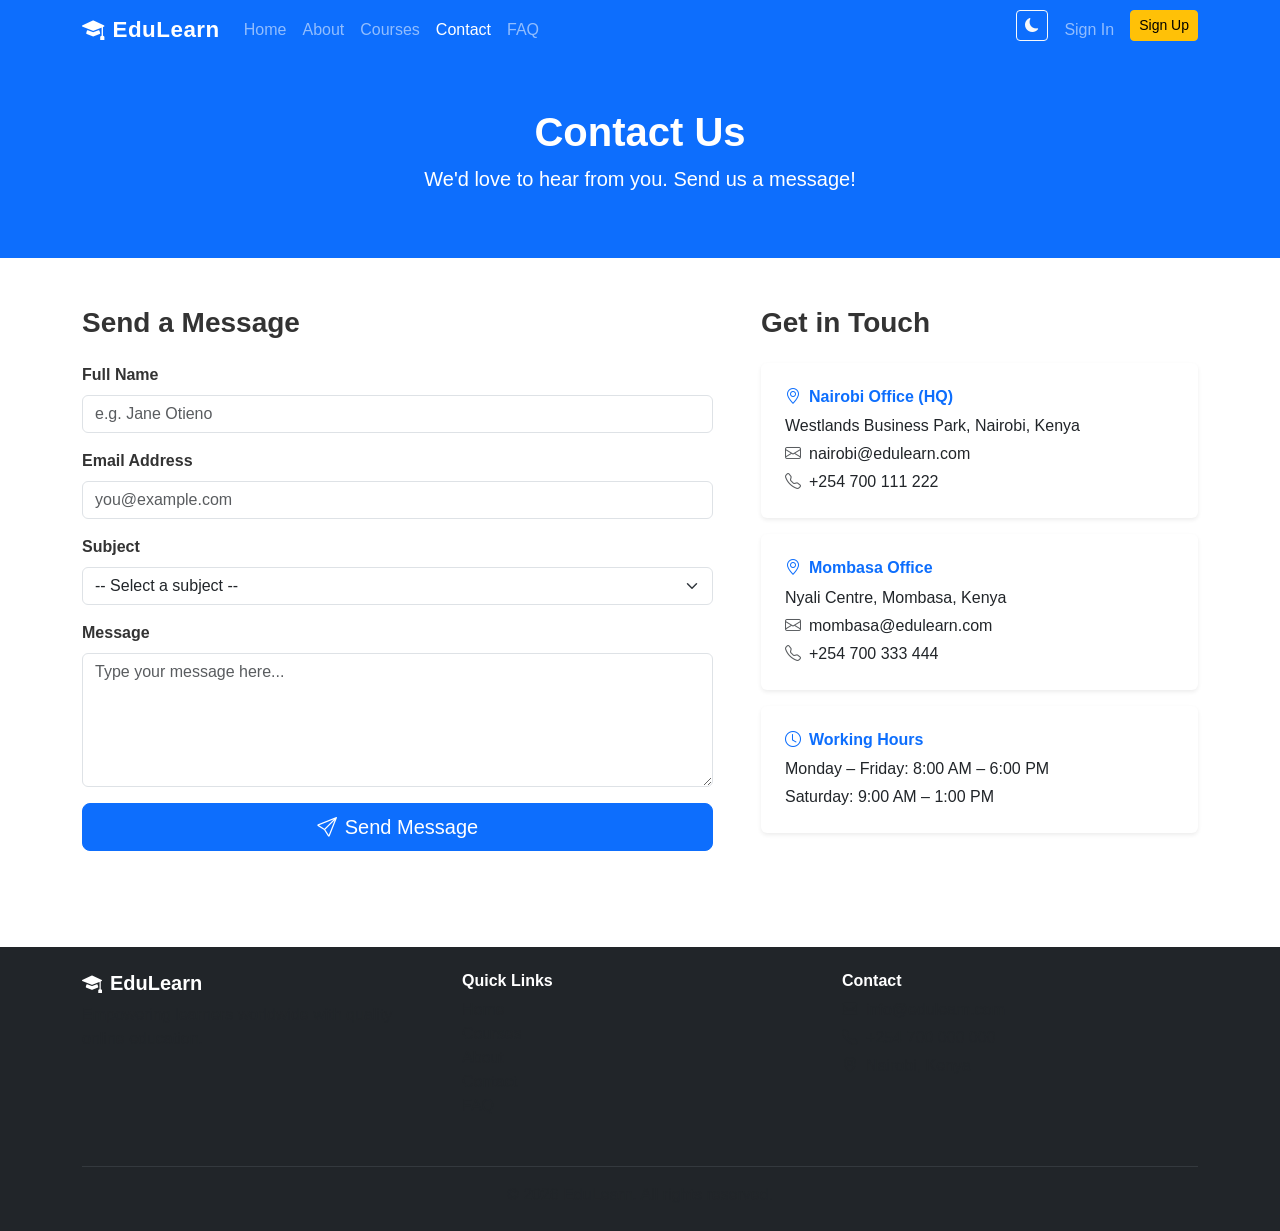
<file: contact.html>
<!DOCTYPE html>
<html lang="en">
<head>
  <meta charset="UTF-8">
  <title>EduLearn - Contact</title>
  <meta name="description" content="Get in touch with EduLearn. Find our office locations in Nairobi and Mombasa, or send us a message directly.">
  <link href="https://cdn.jsdelivr.net/npm/bootstrap@5.3.3/dist/css/bootstrap.min.css" rel="stylesheet">
  <link href="https://cdn.jsdelivr.net/npm/bootstrap-icons@1.11.3/font/bootstrap-icons.min.css" rel="stylesheet">
  <link rel="stylesheet" href="css/style.css">
  <link rel="icon" href="data:image/svg+xml,<svg xmlns=%22http://www.w3.org/2000/svg%22 viewBox=%220 0 100 100%22><text y=%22.9em%22 font-size=%2290%22>🎓</text></svg>">
</head>
<body>

  <nav class="navbar navbar-expand-lg navbar-dark bg-primary sticky-top">
    <div class="container">
      <a class="navbar-brand fw-bold" href="index.html"><i class="bi bi-mortarboard-fill me-2"></i>EduLearn</a>
      <button class="navbar-toggler" type="button" data-bs-toggle="collapse" data-bs-target="#navbarNav">
        <span class="navbar-toggler-icon"></span>
      </button>
      <div class="collapse navbar-collapse" id="navbarNav">
        <ul class="navbar-nav me-auto">
          <li class="nav-item"><a class="nav-link" href="index.html">Home</a></li>
          <li class="nav-item"><a class="nav-link" href="about.html">About</a></li>
          <li class="nav-item"><a class="nav-link" href="courses.html">Courses</a></li>
          <li class="nav-item"><a class="nav-link active" href="contact.html">Contact</a></li>
          <li class="nav-item"><a class="nav-link" href="faq.html">FAQ</a></li>
        </ul>
        <ul class="navbar-nav">
          <li class="nav-item">
            <button class="btn btn-outline-light btn-sm me-2" id="darkToggle" title="Toggle dark mode" aria-label="Toggle dark mode">
              <i class="bi bi-moon-fill" aria-hidden="true"></i>
            </button>
          </li>
          <li class="nav-item"><a class="nav-link" href="signin.html">Sign In</a></li>
          <li class="nav-item"><a class="btn btn-warning btn-sm ms-2" href="signup.html">Sign Up</a></li>
        </ul>
      </div>
    </div>
  </nav>

  <section class="bg-primary text-white text-center py-5">
    <div class="container">
      <h1 class="fw-bold">Contact Us</h1>
      <p class="lead">We'd love to hear from you. Send us a message!</p>
    </div>
  </section>

  <section class="py-5">
    <div class="container">
      <div class="row g-5">
        <!-- CONTACT FORM -->
        <div class="col-lg-7">
          <h3 class="fw-bold mb-4">Send a Message</h3>
          <form id="contactForm" novalidate>
            <div class="mb-3">
              <label for="fullName" class="form-label fw-semibold">Full Name</label>
              <input type="text" class="form-control" id="fullName" placeholder="e.g. Jane Otieno">
              <p class="error-msg" id="nameError">Please enter your full name (at least 3 characters).</p>
            </div>
            <div class="mb-3">
              <label for="email" class="form-label fw-semibold">Email Address</label>
              <input type="email" class="form-control" id="email" placeholder="you@example.com">
              <p class="error-msg" id="emailError">Please enter a valid email address.</p>
            </div>
            <div class="mb-3">
              <label for="subject" class="form-label fw-semibold">Subject</label>
              <select class="form-select" id="subject">
                <option value="">-- Select a subject --</option>
                <option>General Inquiry</option>
                <option>Course Support</option>
                <option>Technical Issue</option>
                <option>Partnership</option>
                <option>Feedback</option>
              </select>
              <p class="error-msg" id="subjectError">Please select a subject.</p>
            </div>
            <div class="mb-3">
              <label for="message" class="form-label fw-semibold">Message</label>
              <textarea class="form-control" id="message" rows="5" placeholder="Type your message here..."></textarea>
              <p class="error-msg" id="messageError">Message must be at least 20 characters.</p>
            </div>
            <button type="submit" class="btn btn-primary btn-lg w-100" aria-label="Send message">
              <i class="bi bi-send me-2" aria-hidden="true"></i>Send Message
            </button>
            <div id="successAlert" class="alert alert-success mt-3 d-none">
              <i class="bi bi-check-circle me-2"></i>Thank you! Your message has been sent successfully.
            </div>
          </form>
        </div>

        <!-- CONTACT INFO -->
        <div class="col-lg-5">
          <h3 class="fw-bold mb-4">Get in Touch</h3>
          <div class="card border-0 shadow-sm p-4 mb-3">
            <h6 class="fw-bold text-primary"><i class="bi bi-geo-alt me-2"></i>Nairobi Office (HQ)</h6>
            <p class="mb-1">Westlands Business Park, Nairobi, Kenya</p>
            <p class="mb-1"><i class="bi bi-envelope me-2 text-muted"></i>nairobi@edulearn.com</p>
            <p class="mb-0"><i class="bi bi-telephone me-2 text-muted"></i>+254 700 111 222</p>
          </div>
          <div class="card border-0 shadow-sm p-4 mb-3">
            <h6 class="fw-bold text-primary"><i class="bi bi-geo-alt me-2"></i>Mombasa Office</h6>
            <p class="mb-1">Nyali Centre, Mombasa, Kenya</p>
            <p class="mb-1"><i class="bi bi-envelope me-2 text-muted"></i>mombasa@edulearn.com</p>
            <p class="mb-0"><i class="bi bi-telephone me-2 text-muted"></i>+254 700 333 444</p>
          </div>
          <div class="card border-0 shadow-sm p-4">
            <h6 class="fw-bold text-primary"><i class="bi bi-clock me-2"></i>Working Hours</h6>
            <p class="mb-1">Monday – Friday: 8:00 AM – 6:00 PM</p>
            <p class="mb-0">Saturday: 9:00 AM – 1:00 PM</p>
          </div>
        </div>
      </div>
    </div>
  </section>

  <footer class="bg-dark text-white py-4 mt-5">
    <div class="container">
      <div class="row">
        <div class="col-md-4 mb-3">
          <h5 class="fw-bold"><i class="bi bi-mortarboard-fill me-2"></i>EduLearn</h5>
          <p class="text-muted">Empowering learners worldwide with quality online education.</p>
        </div>
        <div class="col-md-4 mb-3">
          <h6 class="fw-bold">Quick Links</h6>
          <ul class="list-unstyled">
            <li><a href="index.html" class="text-muted text-decoration-none">Home</a></li>
            <li><a href="courses.html" class="text-muted text-decoration-none">Courses</a></li>
            <li><a href="about.html" class="text-muted text-decoration-none">About</a></li>
            <li><a href="contact.html" class="text-muted text-decoration-none">Contact</a></li>
            <li><a href="faq.html" class="text-muted text-decoration-none">FAQ</a></li>
          </ul>
        </div>
        <div class="col-md-4 mb-3">
          <h6 class="fw-bold">Contact</h6>
          <p class="text-muted mb-1"><i class="bi bi-envelope me-2"></i>info@edulearn.com</p>
          <p class="text-muted mb-1"><i class="bi bi-telephone me-2"></i>+254 700 000 000</p>
          <p class="text-muted"><i class="bi bi-geo-alt me-2"></i>Nairobi, Kenya</p>
        </div>
      </div>
      <hr class="border-secondary">
      <p class="text-center text-muted mb-0">&copy; 2026 EduLearn. All rights reserved.</p>
    </div>
  </footer>

  <script src="https://cdn.jsdelivr.net/npm/bootstrap@5.3.3/dist/js/bootstrap.bundle.min.js"></script>
  <script src="js/main.js"></script>
</body>
</html>
</file>
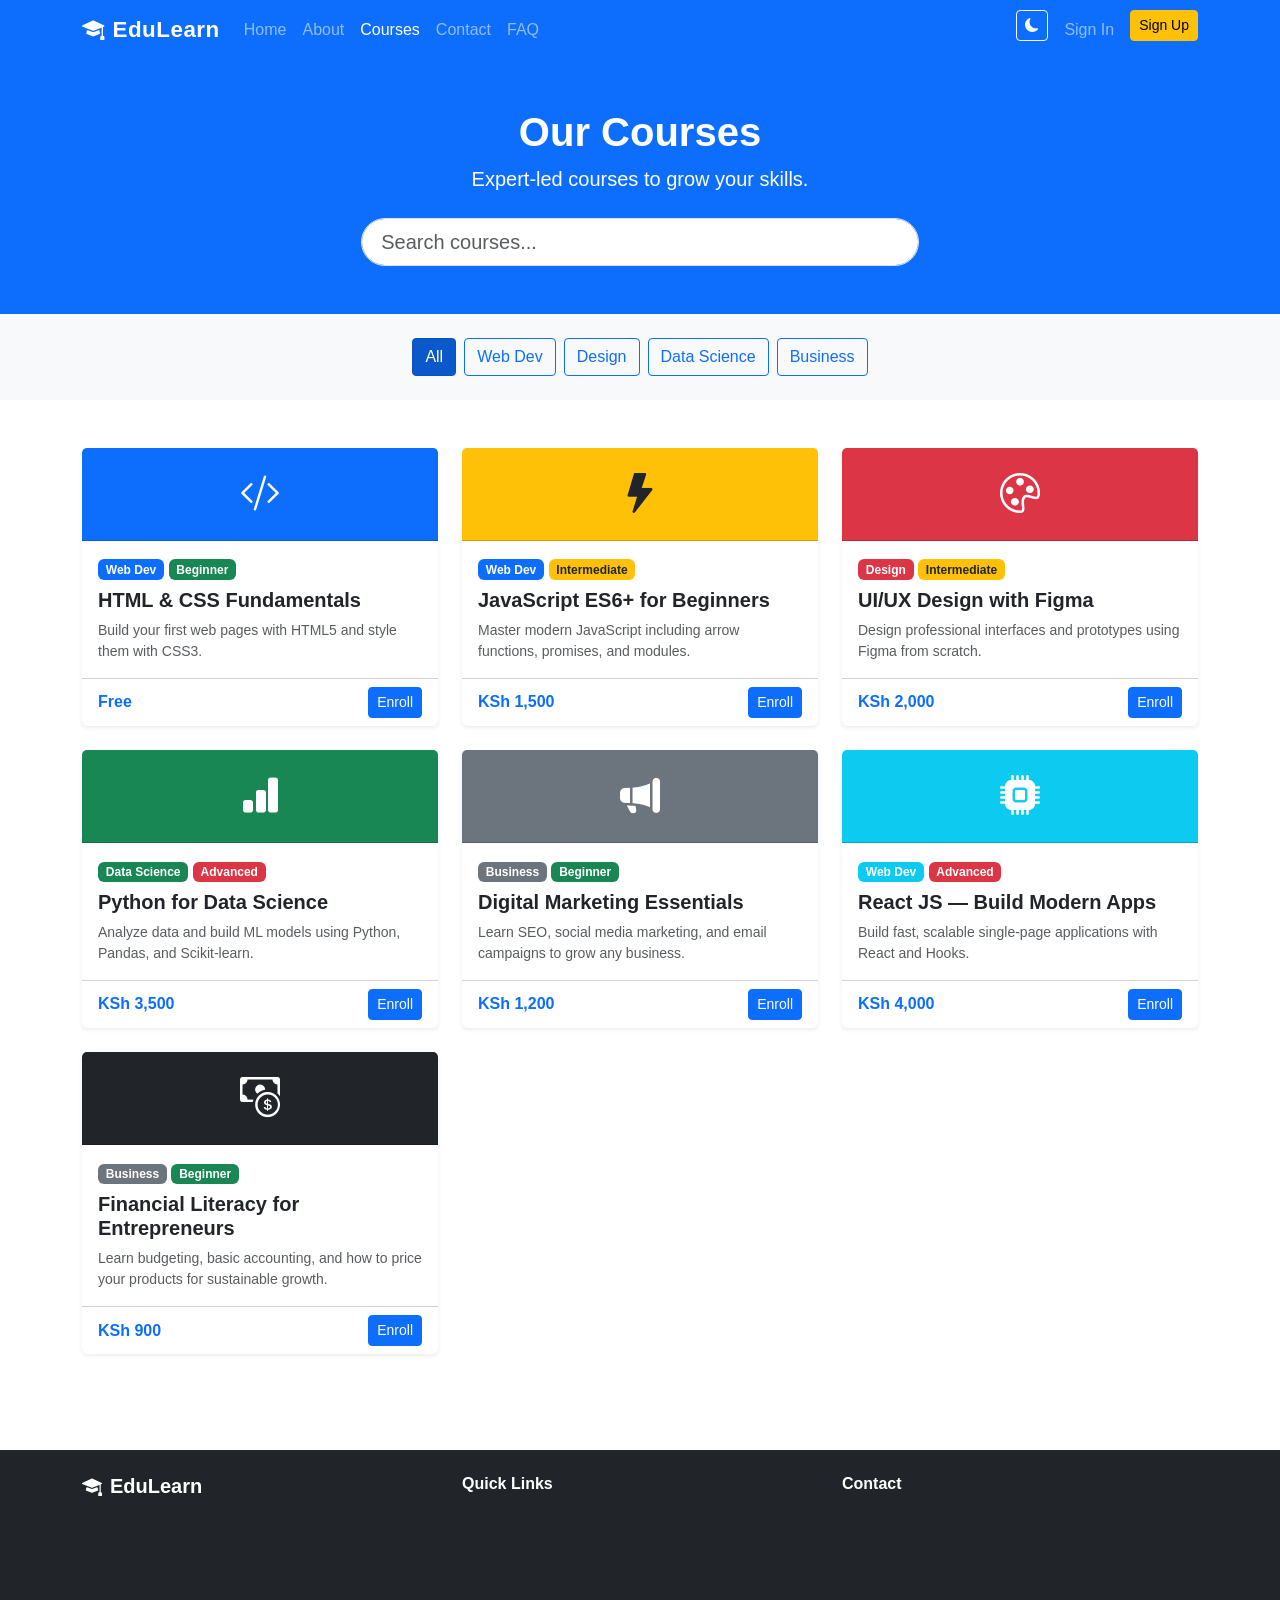
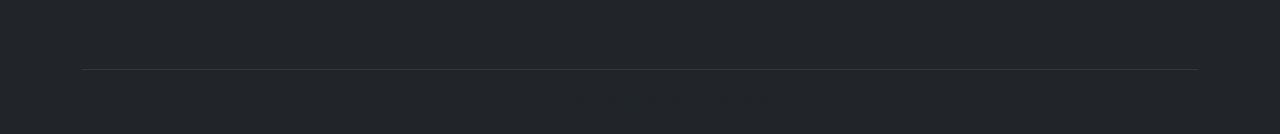
<file: courses.html>
<!DOCTYPE html>
<html lang="en">
<head>
  <meta charset="UTF-8">
  <title>EduLearn - Courses</title>
  <meta name="description" content="Browse EduLearn's full course catalog including web development, UI/UX design, data science, and business courses.">
  <link href="https://cdn.jsdelivr.net/npm/bootstrap@5.3.3/dist/css/bootstrap.min.css" rel="stylesheet">
  <link href="https://cdn.jsdelivr.net/npm/bootstrap-icons@1.11.3/font/bootstrap-icons.min.css" rel="stylesheet">
  <link rel="stylesheet" href="css/style.css">
  <link rel="icon" href="data:image/svg+xml,<svg xmlns=%22http://www.w3.org/2000/svg%22 viewBox=%220 0 100 100%22><text y=%22.9em%22 font-size=%2290%22>🎓</text></svg>">
</head>
<body>

  <nav class="navbar navbar-expand-lg navbar-dark bg-primary sticky-top">
    <div class="container">
      <a class="navbar-brand fw-bold" href="index.html"><i class="bi bi-mortarboard-fill me-2"></i>EduLearn</a>
      <button class="navbar-toggler" type="button" data-bs-toggle="collapse" data-bs-target="#navbarNav">
        <span class="navbar-toggler-icon"></span>
      </button>
      <div class="collapse navbar-collapse" id="navbarNav">
        <ul class="navbar-nav me-auto">
          <li class="nav-item"><a class="nav-link" href="index.html">Home</a></li>
          <li class="nav-item"><a class="nav-link" href="about.html">About</a></li>
          <li class="nav-item"><a class="nav-link active" href="courses.html">Courses</a></li>
          <li class="nav-item"><a class="nav-link" href="contact.html">Contact</a></li>
          <li class="nav-item"><a class="nav-link" href="faq.html">FAQ</a></li>
        </ul>
        <ul class="navbar-nav">
          <li class="nav-item">
            <button class="btn btn-outline-light btn-sm me-2" id="darkToggle" title="Toggle dark mode" aria-label="Toggle dark mode">
              <i class="bi bi-moon-fill" aria-hidden="true"></i>
            </button>
          </li>
          <li class="nav-item"><a class="nav-link" href="signin.html">Sign In</a></li>
          <li class="nav-item"><a class="btn btn-warning btn-sm ms-2" href="signup.html">Sign Up</a></li>
        </ul>
      </div>
    </div>
  </nav>

  <section class="bg-primary text-white text-center py-5">
    <div class="container">
      <h1 class="fw-bold">Our Courses</h1>
      <p class="lead mb-4">Expert-led courses to grow your skills.</p>
      <!-- SEARCH BAR (JS Feature #1) -->
      <div class="col-md-6 mx-auto">
        <input type="text" id="searchInput" class="form-control form-control-lg" placeholder="Search courses...">
      </div>
    </div>
  </section>

  <!-- FILTER BUTTONS -->
  <section class="py-4 bg-light">
    <div class="container text-center d-flex flex-wrap justify-content-center gap-2">
      <button class="btn btn-primary btn-sm btn-md-normal filter-btn active" data-filter="all">All</button>
      <button class="btn btn-outline-primary btn-sm btn-md-normal filter-btn" data-filter="web">Web Dev</button>
      <button class="btn btn-outline-primary btn-sm btn-md-normal filter-btn" data-filter="design">Design</button>
      <button class="btn btn-outline-primary btn-sm btn-md-normal filter-btn" data-filter="data">Data Science</button>
      <button class="btn btn-outline-primary btn-sm btn-md-normal filter-btn" data-filter="business">Business</button>
    </div>
  </section>

  <!-- COURSE GRID -->
  <section class="py-5">
    <div class="container">
      <div class="row g-4" id="courseGrid">

        <div id="noResults" class="col-12 text-center py-5 d-none">
          <i class="bi bi-search fs-1 text-muted"></i>
          <h5 class="text-muted mt-3">No courses match your search.</h5>
        </div>

        <div class="col-sm-6 col-lg-4 course-item" data-title="html & css fundamentals" data-category="web">
          <div class="card h-100 border-0 shadow-sm course-card">
            <div class="card-header bg-primary text-white text-center py-3">
              <i class="bi bi-code-slash fs-1"></i>
            </div>
            <div class="card-body">
              <span class="badge bg-primary mb-2">Web Dev</span>
              <span class="badge bg-success mb-2 badge-level">Beginner</span>
              <h5 class="card-title fw-bold">HTML & CSS Fundamentals</h5>
              <p class="card-text text-muted small">Build your first web pages with HTML5 and style them with CSS3.</p>
            </div>
            <div class="card-footer bg-transparent d-flex justify-content-between align-items-center">
              <span class="fw-bold text-primary">Free</span>
              <a href="course-detail.html" class="btn btn-sm btn-primary">Enroll</a>
            </div>
          </div>
        </div>

        <div class="col-sm-6 col-lg-4 course-item" data-title="javascript es6+ for beginners" data-category="web">
          <div class="card h-100 border-0 shadow-sm course-card">
            <div class="card-header bg-warning text-dark text-center py-3">
              <i class="bi bi-lightning-fill fs-1"></i>
            </div>
            <div class="card-body">
              <span class="badge bg-primary mb-2">Web Dev</span>
              <span class="badge bg-warning text-dark mb-2 badge-level">Intermediate</span>
              <h5 class="card-title fw-bold">JavaScript ES6+ for Beginners</h5>
              <p class="card-text text-muted small">Master modern JavaScript including arrow functions, promises, and modules.</p>
            </div>
            <div class="card-footer bg-transparent d-flex justify-content-between align-items-center">
              <span class="fw-bold text-primary">KSh 1,500</span>
              <a href="course-detail.html" class="btn btn-sm btn-primary">Enroll</a>
            </div>
          </div>
        </div>

        <div class="col-sm-6 col-lg-4 course-item" data-title="ui ux design with figma" data-category="design">
          <div class="card h-100 border-0 shadow-sm course-card">
            <div class="card-header bg-danger text-white text-center py-3">
              <i class="bi bi-palette fs-1"></i>
            </div>
            <div class="card-body">
              <span class="badge bg-danger mb-2">Design</span>
              <span class="badge bg-warning text-dark mb-2 badge-level">Intermediate</span>
              <h5 class="card-title fw-bold">UI/UX Design with Figma</h5>
              <p class="card-text text-muted small">Design professional interfaces and prototypes using Figma from scratch.</p>
            </div>
            <div class="card-footer bg-transparent d-flex justify-content-between align-items-center">
              <span class="fw-bold text-primary">KSh 2,000</span>
              <a href="course-detail.html" class="btn btn-sm btn-primary">Enroll</a>
            </div>
          </div>
        </div>

        <div class="col-sm-6 col-lg-4 course-item" data-title="python data science" data-category="data">
          <div class="card h-100 border-0 shadow-sm course-card">
            <div class="card-header bg-success text-white text-center py-3">
              <i class="bi bi-bar-chart-fill fs-1"></i>
            </div>
            <div class="card-body">
              <span class="badge bg-success mb-2">Data Science</span>
              <span class="badge bg-danger mb-2 badge-level">Advanced</span>
              <h5 class="card-title fw-bold">Python for Data Science</h5>
              <p class="card-text text-muted small">Analyze data and build ML models using Python, Pandas, and Scikit-learn.</p>
            </div>
            <div class="card-footer bg-transparent d-flex justify-content-between align-items-center">
              <span class="fw-bold text-primary">KSh 3,500</span>
              <a href="course-detail.html" class="btn btn-sm btn-primary">Enroll</a>
            </div>
          </div>
        </div>

        <div class="col-sm-6 col-lg-4 course-item" data-title="digital marketing business" data-category="business">
          <div class="card h-100 border-0 shadow-sm course-card">
            <div class="card-header bg-secondary text-white text-center py-3">
              <i class="bi bi-megaphone-fill fs-1"></i>
            </div>
            <div class="card-body">
              <span class="badge bg-secondary mb-2">Business</span>
              <span class="badge bg-success mb-2 badge-level">Beginner</span>
              <h5 class="card-title fw-bold">Digital Marketing Essentials</h5>
              <p class="card-text text-muted small">Learn SEO, social media marketing, and email campaigns to grow any business.</p>
            </div>
            <div class="card-footer bg-transparent d-flex justify-content-between align-items-center">
              <span class="fw-bold text-primary">KSh 1,200</span>
              <a href="course-detail.html" class="btn btn-sm btn-primary">Enroll</a>
            </div>
          </div>
        </div>

        <div class="col-sm-6 col-lg-4 course-item" data-title="react js web development" data-category="web">
          <div class="card h-100 border-0 shadow-sm course-card">
            <div class="card-header bg-info text-white text-center py-3">
              <i class="bi bi-cpu-fill fs-1"></i>
            </div>
            <div class="card-body">
              <span class="badge bg-info mb-2">Web Dev</span>
              <span class="badge bg-danger mb-2 badge-level">Advanced</span>
              <h5 class="card-title fw-bold">React JS — Build Modern Apps</h5>
              <p class="card-text text-muted small">Build fast, scalable single-page applications with React and Hooks.</p>
            </div>
            <div class="card-footer bg-transparent d-flex justify-content-between align-items-center">
              <span class="fw-bold text-primary">KSh 4,000</span>
              <a href="course-detail.html" class="btn btn-sm btn-primary">Enroll</a>
            </div>
          </div>
        </div>

                <div class="col-sm-6 col-lg-4 course-item" data-title="financial literacy for entrepreneurs" data-category="business">
          <div class="card h-100 border-0 shadow-sm course-card">
            <div class="card-header bg-dark text-white text-center py-3">
              <i class="bi bi-cash-coin fs-1"></i>
            </div>
            <div class="card-body">
              <span class="badge bg-secondary mb-2">Business</span>
              <span class="badge bg-success mb-2 badge-level">Beginner</span>
              <h5 class="card-title fw-bold">Financial Literacy for Entrepreneurs</h5>
              <p class="card-text text-muted small">Learn budgeting, basic accounting, and how to price your products for sustainable growth.</p>
            </div>
            <div class="card-footer bg-transparent d-flex justify-content-between align-items-center">
              <span class="fw-bold text-primary">KSh 900</span>
              <a href="course-detail.html" class="btn btn-sm btn-primary">Enroll</a>
            </div>
          </div>
        </div>

      </div>
    </div>
  </section>

  <footer class="bg-dark text-white py-4 mt-5">
    <div class="container">
      <div class="row">
        <div class="col-md-4 mb-3">
          <h5 class="fw-bold"><i class="bi bi-mortarboard-fill me-2"></i>EduLearn</h5>
          <p class="text-muted">Empowering learners worldwide with quality online education.</p>
        </div>
        <div class="col-md-4 mb-3">
          <h6 class="fw-bold">Quick Links</h6>
          <ul class="list-unstyled">
            <li><a href="index.html" class="text-muted text-decoration-none">Home</a></li>
            <li><a href="courses.html" class="text-muted text-decoration-none">Courses</a></li>
            <li><a href="about.html" class="text-muted text-decoration-none">About</a></li>
            <li><a href="contact.html" class="text-muted text-decoration-none">Contact</a></li>
            <li><a href="faq.html" class="text-muted text-decoration-none">FAQ</a></li>
          </ul>
        </div>
        <div class="col-md-4 mb-3">
          <h6 class="fw-bold">Contact</h6>
          <p class="text-muted mb-1"><i class="bi bi-envelope me-2"></i>info@edulearn.com</p>
          <p class="text-muted mb-1"><i class="bi bi-telephone me-2"></i>+254 700 000 000</p>
          <p class="text-muted"><i class="bi bi-geo-alt me-2"></i>Nairobi, Kenya</p>
        </div>
      </div>
      <hr class="border-secondary">
      <p class="text-center text-muted mb-0">&copy; 2026 EduLearn. All rights reserved.</p>
    </div>
  </footer>

  <script src="https://cdn.jsdelivr.net/npm/bootstrap@5.3.3/dist/js/bootstrap.bundle.min.js"></script>
  <script src="js/main.js"></script>
</body>
</html>
</file>
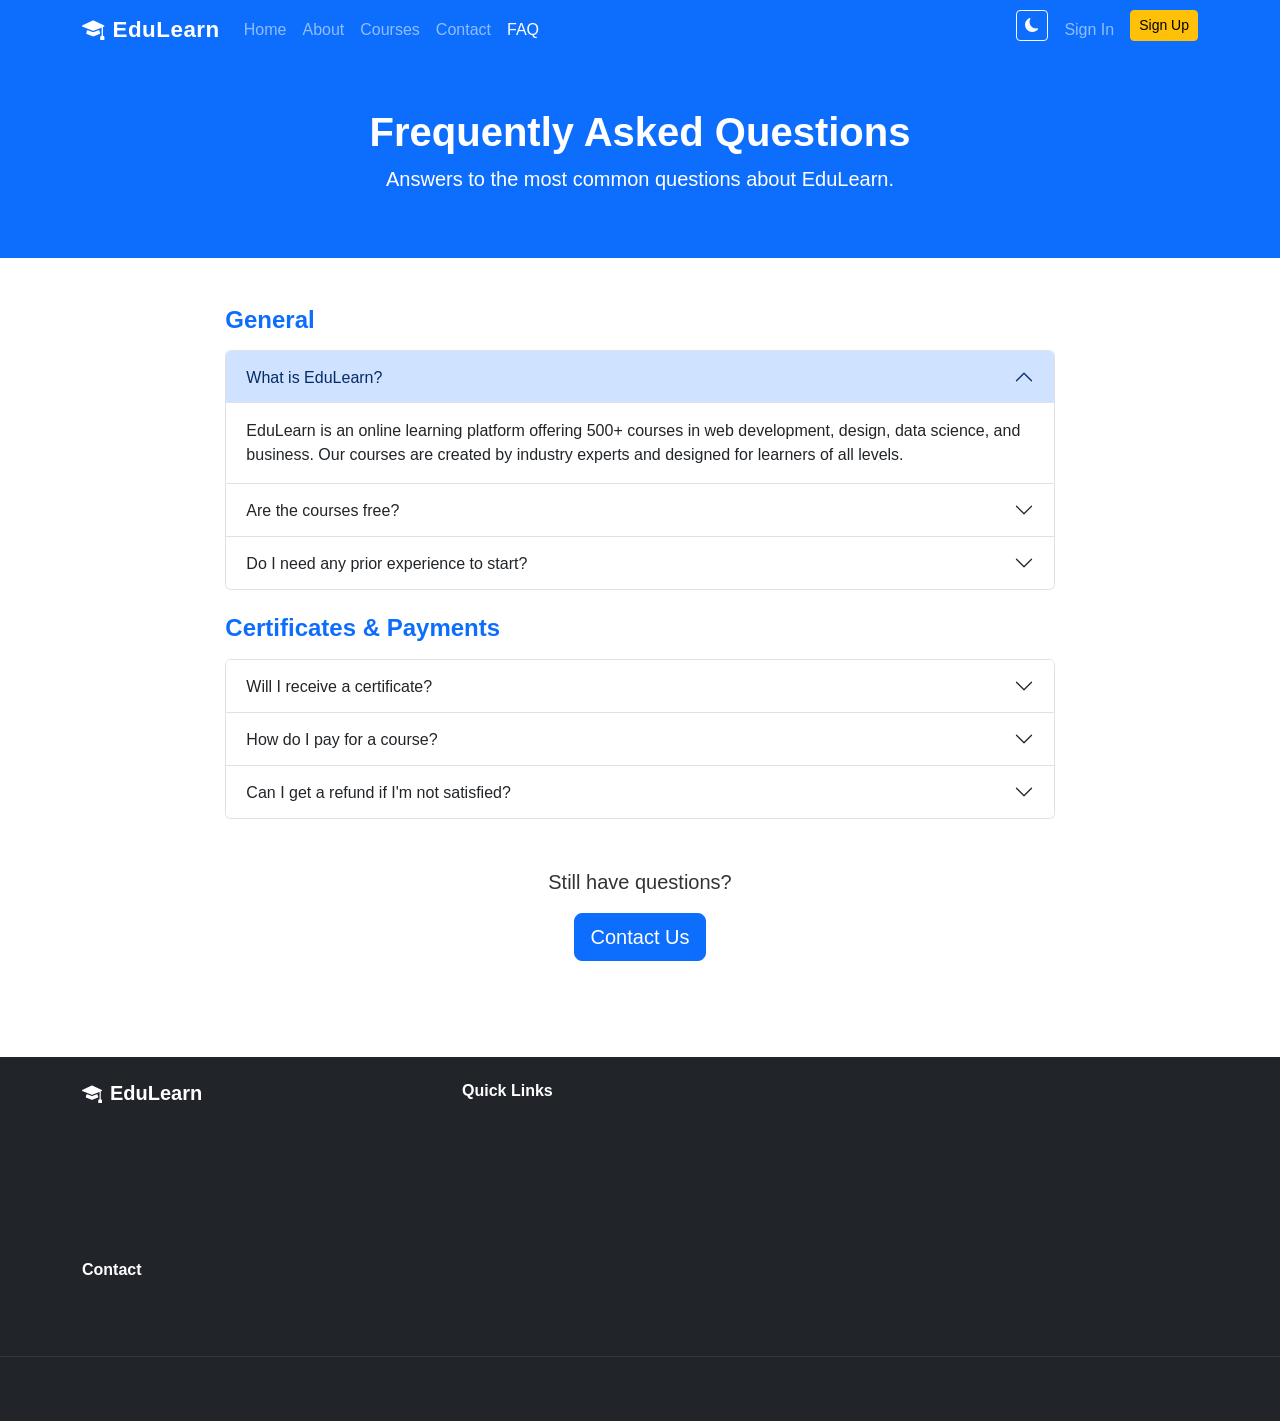
<file: faq.html>
<!DOCTYPE html>
<html lang="en">
<head>
  <meta charset="UTF-8">
  <title>EduLearn - FAQ</title>
  <meta name="description" content="Frequently asked questions about EduLearn courses, certificates, payments, and getting started.">
  <link href="https://cdn.jsdelivr.net/npm/bootstrap@5.3.3/dist/css/bootstrap.min.css" rel="stylesheet">
  <link href="https://cdn.jsdelivr.net/npm/bootstrap-icons@1.11.3/font/bootstrap-icons.min.css" rel="stylesheet">
  <link rel="stylesheet" href="css/style.css">
  <link rel="icon" href="data:image/svg+xml,<svg xmlns=%22http://www.w3.org/2000/svg%22 viewBox=%220 0 100 100%22><text y=%22.9em%22 font-size=%2290%22>🎓</text></svg>">
</head>
<body>

  <nav class="navbar navbar-expand-lg navbar-dark bg-primary sticky-top">
    <div class="container">
      <a class="navbar-brand fw-bold" href="index.html"><i class="bi bi-mortarboard-fill me-2"></i>EduLearn</a>
      <button class="navbar-toggler" type="button" data-bs-toggle="collapse" data-bs-target="#navbarNav">
        <span class="navbar-toggler-icon"></span>
      </button>
      <div class="collapse navbar-collapse" id="navbarNav">
        <ul class="navbar-nav me-auto">
          <li class="nav-item"><a class="nav-link" href="index.html">Home</a></li>
          <li class="nav-item"><a class="nav-link" href="about.html">About</a></li>
          <li class="nav-item"><a class="nav-link" href="courses.html">Courses</a></li>
          <li class="nav-item"><a class="nav-link" href="contact.html">Contact</a></li>
          <li class="nav-item"><a class="nav-link active" href="faq.html">FAQ</a></li>
        </ul>
        <ul class="navbar-nav">
          <li class="nav-item">
            <button class="btn btn-outline-light btn-sm me-2" id="darkToggle" title="Toggle dark mode" aria-label="Toggle dark mode">
              <i class="bi bi-moon-fill" aria-hidden="true"></i>
            </button>
          </li>
          <li class="nav-item"><a class="nav-link" href="signin.html">Sign In</a></li>
          <li class="nav-item"><a class="btn btn-warning btn-sm ms-2" href="signup.html">Sign Up</a></li>
        </ul>
      </div>
    </div>
  </nav>

  <section class="bg-primary text-white text-center py-5">
    <div class="container">
      <h1 class="fw-bold">Frequently Asked Questions</h1>
      <p class="lead">Answers to the most common questions about EduLearn.</p>
    </div>
  </section>

  <section class="py-5">
    <div class="container col-lg-8">

      <h4 class="fw-bold text-primary mb-3">General</h4>
      <div class="accordion mb-4" id="faqGeneral">
        <div class="accordion-item">
          <h2 class="accordion-header">
            <button class="accordion-button" type="button" data-bs-toggle="collapse" data-bs-target="#faq1">
              What is EduLearn?
            </button>
          </h2>
          <div id="faq1" class="accordion-collapse collapse show" data-bs-parent="#faqGeneral">
            <div class="accordion-body">EduLearn is an online learning platform offering 500+ courses in web development, design, data science, and business. Our courses are created by industry experts and designed for learners of all levels.</div>
          </div>
        </div>
        <div class="accordion-item">
          <h2 class="accordion-header">
            <button class="accordion-button collapsed" type="button" data-bs-toggle="collapse" data-bs-target="#faq2">
              Are the courses free?
            </button>
          </h2>
          <div id="faq2" class="accordion-collapse collapse" data-bs-parent="#faqGeneral">
            <div class="accordion-body">We offer a mix of free and paid courses. Free courses are marked clearly. Paid courses start from KSh 1,200 and come with lifetime access and a certificate of completion.</div>
          </div>
        </div>
        <div class="accordion-item">
          <h2 class="accordion-header">
            <button class="accordion-button collapsed" type="button" data-bs-toggle="collapse" data-bs-target="#faq3">
              Do I need any prior experience to start?
            </button>
          </h2>
          <div id="faq3" class="accordion-collapse collapse" data-bs-parent="#faqGeneral">
            <div class="accordion-body">Not at all! We have beginner-friendly courses that assume zero prior knowledge. You can start learning today regardless of your background.</div>
          </div>
        </div>
      </div>

      <h4 class="fw-bold text-primary mb-3">Certificates & Payments</h4>
      <div class="accordion mb-4" id="faqCerts">
        <div class="accordion-item">
          <h2 class="accordion-header">
            <button class="accordion-button collapsed" type="button" data-bs-toggle="collapse" data-bs-target="#faq4">
              Will I receive a certificate?
            </button>
          </h2>
          <div id="faq4" class="accordion-collapse collapse" data-bs-parent="#faqCerts">
            <div class="accordion-body">Yes! Upon completing any course (free or paid), you will receive a digital certificate that you can share on LinkedIn or add to your CV.</div>
          </div>
        </div>
        <div class="accordion-item">
          <h2 class="accordion-header">
            <button class="accordion-button collapsed" type="button" data-bs-toggle="collapse" data-bs-target="#faq5">
              How do I pay for a course?
            </button>
          </h2>
          <div id="faq5" class="accordion-collapse collapse" data-bs-parent="#faqCerts">
            <div class="accordion-body">We accept M-Pesa, credit/debit cards, and PayPal. Payment is secure and processed instantly. After payment, you get immediate access to the course.</div>
          </div>
        </div><div class="accordion-item">
          <h2 class="accordion-header">
            <button class="accordion-button collapsed" type="button" data-bs-toggle="collapse" data-bs-target="#faq6">
              Can I get a refund if I'm not satisfied?
            </button>
          </h2>
          <div id="faq6" class="accordion-collapse collapse" data-bs-parent="#faqCerts">
            <div class="accordion-body">Yes. We offer a 14-day money-back guarantee on all paid courses if you're not satisfied, no questions asked. Free courses are not eligible since no payment was made.</div>
          </div>
        </div>
      </div>

      </div>

      <div class="text-center mt-5">
        <p class="lead">Still have questions?</p>
        <a href="contact.html" class="btn btn-primary btn-lg">Contact Us</a>
      </div>
    </div>
  </section>

  <footer class="bg-dark text-white py-4 mt-5">
    <div class="container">
      <div class="row">
        <div class="col-md-4 mb-3">
          <h5 class="fw-bold"><i class="bi bi-mortarboard-fill me-2"></i>EduLearn</h5>
          <p class="text-muted">Empowering learners worldwide.</p>
        </div>
        <div class="col-md-4 mb-3">
          <h6 class="fw-bold">Quick Links</h6>
          <ul class="list-unstyled">
            <li><a href="index.html" class="text-muted text-decoration-none">Home</a></li>
            <li><a href="courses.html" class="text-muted text-decoration-none">Courses</a></li>
            <li><a href="about.html" class="text-muted text-decoration-none">About</a></li>
            <li><a href="contact.html" class="text-muted text-decoration-none">Contact</a></li>
            <li><a href="faq.html" class="text-muted text-decoration-none">FAQ</a></li>
          </ul>
        </div>
        </div>
        <div class="col-md-4 mb-3">
          <h6 class="fw-bold">Contact</h6>
          <p class="text-muted mb-1"><i class="bi bi-envelope me-2"></i>info@edulearn.com</p>
          <p class="text-muted"><i class="bi bi-telephone me-2"></i>+254 700 000 000</p>
        </div>
      </div>
      <hr class="border-secondary">
      <p class="text-center text-muted mb-0">&copy; 2026 EduLearn. All rights reserved.</p>
    </div>
  </footer>

  <script src="https://cdn.jsdelivr.net/npm/bootstrap@5.3.3/dist/js/bootstrap.bundle.min.js"></script>
  <script src="js/main.js"></script>
</body>
</html>
</file>
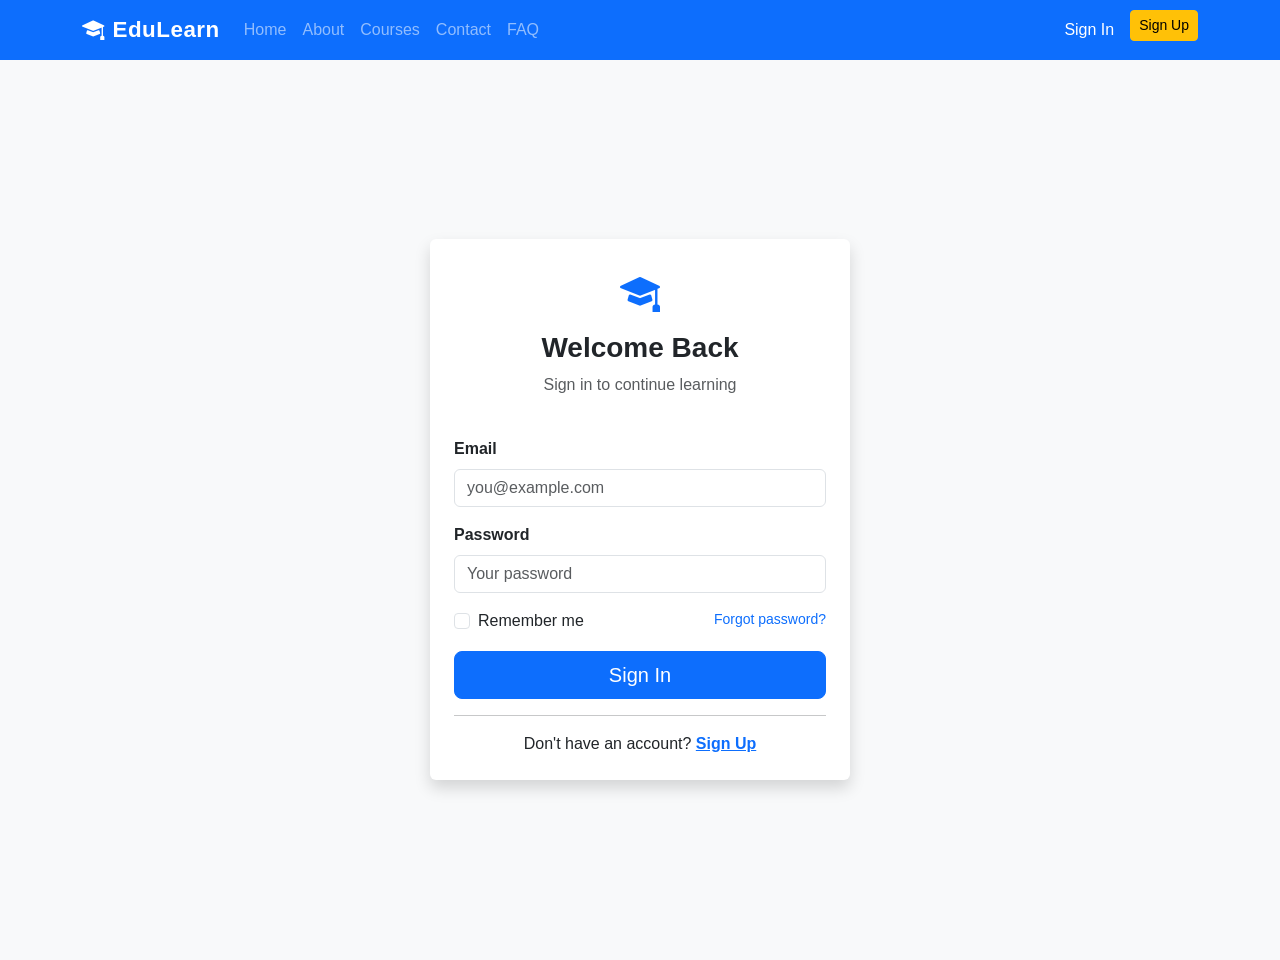
<file: signin.html>
<!DOCTYPE html>
<html lang="en">
<head>
  <meta charset="UTF-8">
  <title>EduLearn - Sign In</title>
  <meta name="description" content="Sign in to your EduLearn account to continue learning.">
  <link href="https://cdn.jsdelivr.net/npm/bootstrap@5.3.3/dist/css/bootstrap.min.css" rel="stylesheet">
  <link href="https://cdn.jsdelivr.net/npm/bootstrap-icons@1.11.3/font/bootstrap-icons.min.css" rel="stylesheet">
  <link rel="stylesheet" href="css/style.css">
  <link rel="icon" href="data:image/svg+xml,<svg xmlns=%22http://www.w3.org/2000/svg%22 viewBox=%220 0 100 100%22><text y=%22.9em%22 font-size=%2290%22>🎓</text></svg>">
</head>
<body class="bg-light">

  <nav class="navbar navbar-expand-lg navbar-dark bg-primary">
    <div class="container">
      <a class="navbar-brand fw-bold" href="index.html"><i class="bi bi-mortarboard-fill me-2"></i>EduLearn</a>
      <button class="navbar-toggler" type="button" data-bs-toggle="collapse" data-bs-target="#navbarNav">
        <span class="navbar-toggler-icon"></span>
      </button>
      <div class="collapse navbar-collapse" id="navbarNav">
        <ul class="navbar-nav me-auto">
          <li class="nav-item"><a class="nav-link" href="index.html">Home</a></li>
          <li class="nav-item"><a class="nav-link" href="about.html">About</a></li>
          <li class="nav-item"><a class="nav-link" href="courses.html">Courses</a></li>
          <li class="nav-item"><a class="nav-link" href="contact.html">Contact</a></li>
          <li class="nav-item"><a class="nav-link" href="faq.html">FAQ</a></li>
        </ul>
        <ul class="navbar-nav">
          <li class="nav-item"><a class="nav-link active" href="signin.html">Sign In</a></li>
          <li class="nav-item"><a class="btn btn-warning btn-sm ms-2" href="signup.html">Sign Up</a></li>
        </ul>
      </div>
    </div>
  </nav>

  <div class="d-flex align-items-center justify-content-center min-vh-100">
    <div class="card shadow border-0 p-4" style="width:100%; max-width:420px;">
      <div class="text-center mb-4">
        <i class="bi bi-mortarboard-fill text-primary fs-1"></i>
        <h3 class="fw-bold mt-2">Welcome Back</h3>
        <p class="text-muted">Sign in to continue learning</p>
      </div>
      <form id="signinForm">
        <div class="mb-3">
          <label for="siEmail" class="form-label fw-semibold">Email</label>
          <input type="email" class="form-control" id="siEmail" placeholder="you@example.com" required>
        </div>
        <div class="mb-3">
          <label for="siPassword" class="form-label fw-semibold">Password</label>
          <input type="password" class="form-control" id="siPassword" placeholder="Your password" required>
        </div>
        <div class="d-flex justify-content-between mb-3">
          <div class="form-check">
            <input class="form-check-input" type="checkbox" id="rememberMe">
            <label class="form-check-label" for="rememberMe">Remember me</label>
          </div>
          <a href="#" class="text-primary text-decoration-none small">Forgot password?</a>
        </div>
        <button type="submit" class="btn btn-primary w-100 btn-lg">Sign In</button>
      </form>
      <hr>
      <p class="text-center mb-0">Don't have an account? <a href="signup.html" class="text-primary fw-bold">Sign Up</a></p>
    </div>
  </div>

  <script src="https://cdn.jsdelivr.net/npm/bootstrap@5.3.3/dist/js/bootstrap.bundle.min.js"></script>
  <script src="js/main.js"></script>
</body>
</html>
</file>
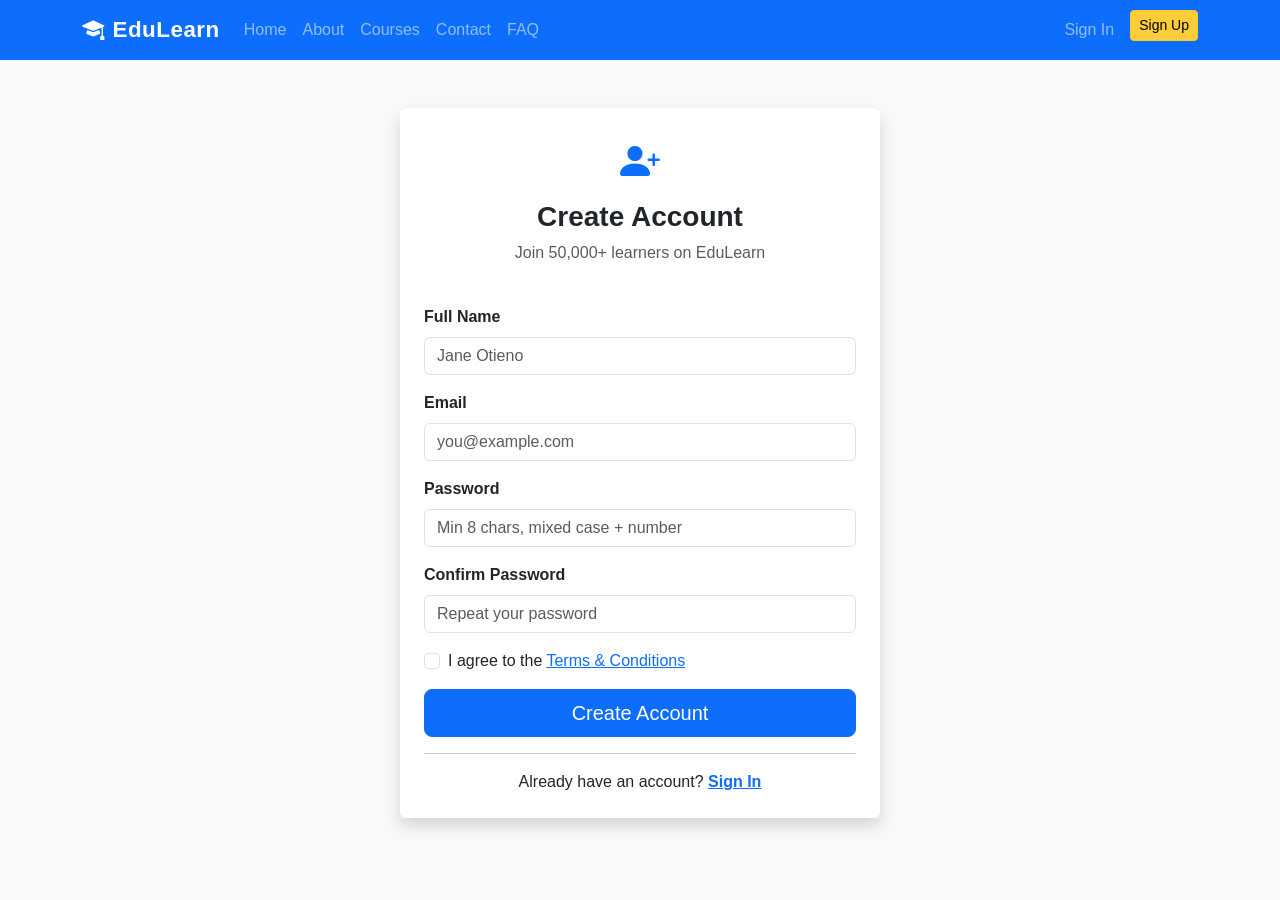
<file: signup.html>
<!DOCTYPE html>
<html lang="en">
<head>
  <meta charset="UTF-8">
 <title>EduLearn - Sign Up</title>
  <meta name="description" content="Create a free EduLearn account and join 50,000+ learners worldwide.">
  <link href="https://cdn.jsdelivr.net/npm/bootstrap@5.3.3/dist/css/bootstrap.min.css" rel="stylesheet">
  <link href="https://cdn.jsdelivr.net/npm/bootstrap-icons@1.11.3/font/bootstrap-icons.min.css" rel="stylesheet">
  <link rel="stylesheet" href="css/style.css">
  <link rel="icon" href="data:image/svg+xml,<svg xmlns=%22http://www.w3.org/2000/svg%22 viewBox=%220 0 100 100%22><text y=%22.9em%22 font-size=%2290%22>🎓</text></svg>">
</head>
<body class="bg-light">

  <nav class="navbar navbar-expand-lg navbar-dark bg-primary">
    <div class="container">
      <a class="navbar-brand fw-bold" href="index.html"><i class="bi bi-mortarboard-fill me-2"></i>EduLearn</a>
      <button class="navbar-toggler" type="button" data-bs-toggle="collapse" data-bs-target="#navbarNav">
        <span class="navbar-toggler-icon"></span>
      </button>
      <div class="collapse navbar-collapse" id="navbarNav">
        <ul class="navbar-nav me-auto">
          <li class="nav-item"><a class="nav-link" href="index.html">Home</a></li>
          <li class="nav-item"><a class="nav-link" href="about.html">About</a></li>
          <li class="nav-item"><a class="nav-link" href="courses.html">Courses</a></li>
          <li class="nav-item"><a class="nav-link" href="contact.html">Contact</a></li>
          <li class="nav-item"><a class="nav-link" href="faq.html">FAQ</a></li>
        </ul>
        <ul class="navbar-nav">
          <li class="nav-item"><a class="nav-link" href="signin.html">Sign In</a></li>
          <li class="nav-item"><a class="btn btn-warning btn-sm ms-2 active" href="signup.html">Sign Up</a></li>
        </ul>
      </div>
    </div>
  </nav>

  <div class="d-flex align-items-center justify-content-center py-5">
    <div class="card shadow border-0 p-4" style="width:100%; max-width:480px;">
      <div class="text-center mb-4">
        <i class="bi bi-person-plus-fill text-primary fs-1"></i>
        <h3 class="fw-bold mt-2">Create Account</h3>
        <p class="text-muted">Join 50,000+ learners on EduLearn</p>
      </div>
      <form id="signupForm" novalidate>
        <div class="mb-3">
          <label for="regName" class="form-label fw-semibold">Full Name</label>
          <input type="text" class="form-control" id="regName" placeholder="Jane Otieno">
          <p class="error-msg" id="regNameError"></p>
        </div>
        <div class="mb-3">
          <label for="regEmail" class="form-label fw-semibold">Email</label>
          <input type="email" class="form-control" id="regEmail" placeholder="you@example.com">
          <p class="error-msg" id="regEmailError"></p>
        </div>
        <div class="mb-3">
          <label for="regPassword" class="form-label fw-semibold">Password</label>
          <input type="password" class="form-control" id="regPassword" placeholder="Min 8 chars, mixed case + number">
          <p class="error-msg" id="regPwdError"></p>
        </div>
        <div class="mb-3">
          <label for="regConfirm" class="form-label fw-semibold">Confirm Password</label>
          <input type="password" class="form-control" id="regConfirm" placeholder="Repeat your password">
          <p class="error-msg" id="regConfirmError"></p>
        </div>
        <div class="form-check mb-3">
          <input class="form-check-input" type="checkbox" id="terms" required>
          <label class="form-check-label" for="terms">
            I agree to the <a href="#" class="text-primary">Terms & Conditions</a>
          </label>
        </div>
        <button type="submit" class="btn btn-primary w-100 btn-lg">Create Account</button>
        <div id="signupSuccess" class="alert alert-success mt-3 d-none">
          <i class="bi bi-check-circle me-2"></i>Account created! <a href="signin.html">Sign in now</a>.
        </div>
      </form>
      <hr>
      <p class="text-center mb-0">Already have an account? <a href="signin.html" class="text-primary fw-bold">Sign In</a></p>
    </div>
  </div>

  <script src="https://cdn.jsdelivr.net/npm/bootstrap@5.3.3/dist/js/bootstrap.bundle.min.js"></script>
  <script src="js/main.js"></script>
</body>
</html>
</file>
<file: css/style.css>
/* ===== GLOBAL STYLES ===== */
:root {
  --primary: #0d6efd;
  --warning: #ffc107;
  --dark: #212529;
  --light-bg: #f8f9fa;
}

body {
  font-family: 'Segoe UI', Arial, sans-serif;
  font-size: 1rem;
  color: #333;
  background-color: #fff;
}

/* ===== HERO SECTION ===== */
.hero-section {
  background: linear-gradient(135deg, #0d6efd 0%, #0a58ca 60%, #084298 100%);
  min-height: 70vh;
  display: flex;
  align-items: center;
}

/* ===== CATEGORY CARDS ===== */
.category-card {
  transition: transform 0.3s ease, box-shadow 0.3s ease;
  cursor: pointer;
}
.category-card:hover {
  transform: translateY(-8px);
  box-shadow: 0 12px 24px rgba(0,0,0,0.12) !important;
}

/* ===== COURSE CARDS ===== */
.course-card {
  transition: transform 0.3s ease;
}
.course-card:hover {
  transform: translateY(-5px);
}
.course-card .badge-level {
  font-size: 0.75rem;
}

/* ===== NAVBAR ===== */
.navbar-brand {
  font-size: 1.4rem;
  letter-spacing: 0.5px;
}

/* ===== TEAM SECTION ===== */
.team-img {
  width: 120px;
  height: 120px;
  object-fit: cover;
  border: 4px solid #0d6efd;
}

/* ===== FOOTER ===== */
footer a:hover {
  color: #ffc107 !important;
}

/* ===== DARK MODE ===== */
body {
  transition: background-color 0.3s ease, color 0.3s ease;
}
body.dark-mode {
  background-color: #121212;
  color: #e0e0e0;
}
body.dark-mode .navbar {
  background-color: #1a1a2e !important;
}
body.dark-mode .card {
  background-color: #1e1e2f;
  color: #e0e0e0;
  border-color: #333;
}
body.dark-mode footer {
  background-color: #0d0d0d !important;
}
body.dark-mode .bg-light {
  background-color: #1a1a2e !important;
}
body.dark-mode .text-muted {
  color: #aaa !important;
}
body.dark-mode .form-control,
body.dark-mode .form-select {
  background-color: #1e1e2f;
  color: #e0e0e0;
  border-color: #444;
}
body.dark-mode .form-control::placeholder {
  color: #888;
}
body.dark-mode .accordion-item,
body.dark-mode .accordion-button {
  background-color: #1e1e2f;
  color: #e0e0e0;
}
body.dark-mode .breadcrumb-item.active {
  color: #aaa;
}
body.dark-mode hr {
  border-color: #333;
}

/* ===== SEARCH BAR ===== */
#searchInput {
  border-radius: 25px;
  padding-left: 1.2rem;
}

/* ===== FORM STYLES ===== */
.form-control:focus {
  border-color: #0d6efd;
  box-shadow: 0 0 0 0.2rem rgba(13,110,253,0.2);
}
.error-msg {
  color: #dc3545;
  font-size: 0.82rem;
  margin-top: 2px;
  display: none;
}
.error-msg.show {
  display: block;
}

/* ===== RESPONSIVE FIXES ===== */
@media (max-width: 768px) {
  .hero-section {
    min-height: 50vh;
  }
  .hero-section h1 {
    font-size: 2rem;
  }
  .filter-btn {
    font-size: 0.85rem;
  }
}

@media (min-width: 769px) {
  .btn-md-normal {
    font-size: 1rem;
    padding: 0.375rem 0.75rem;
  }
}
</file>
